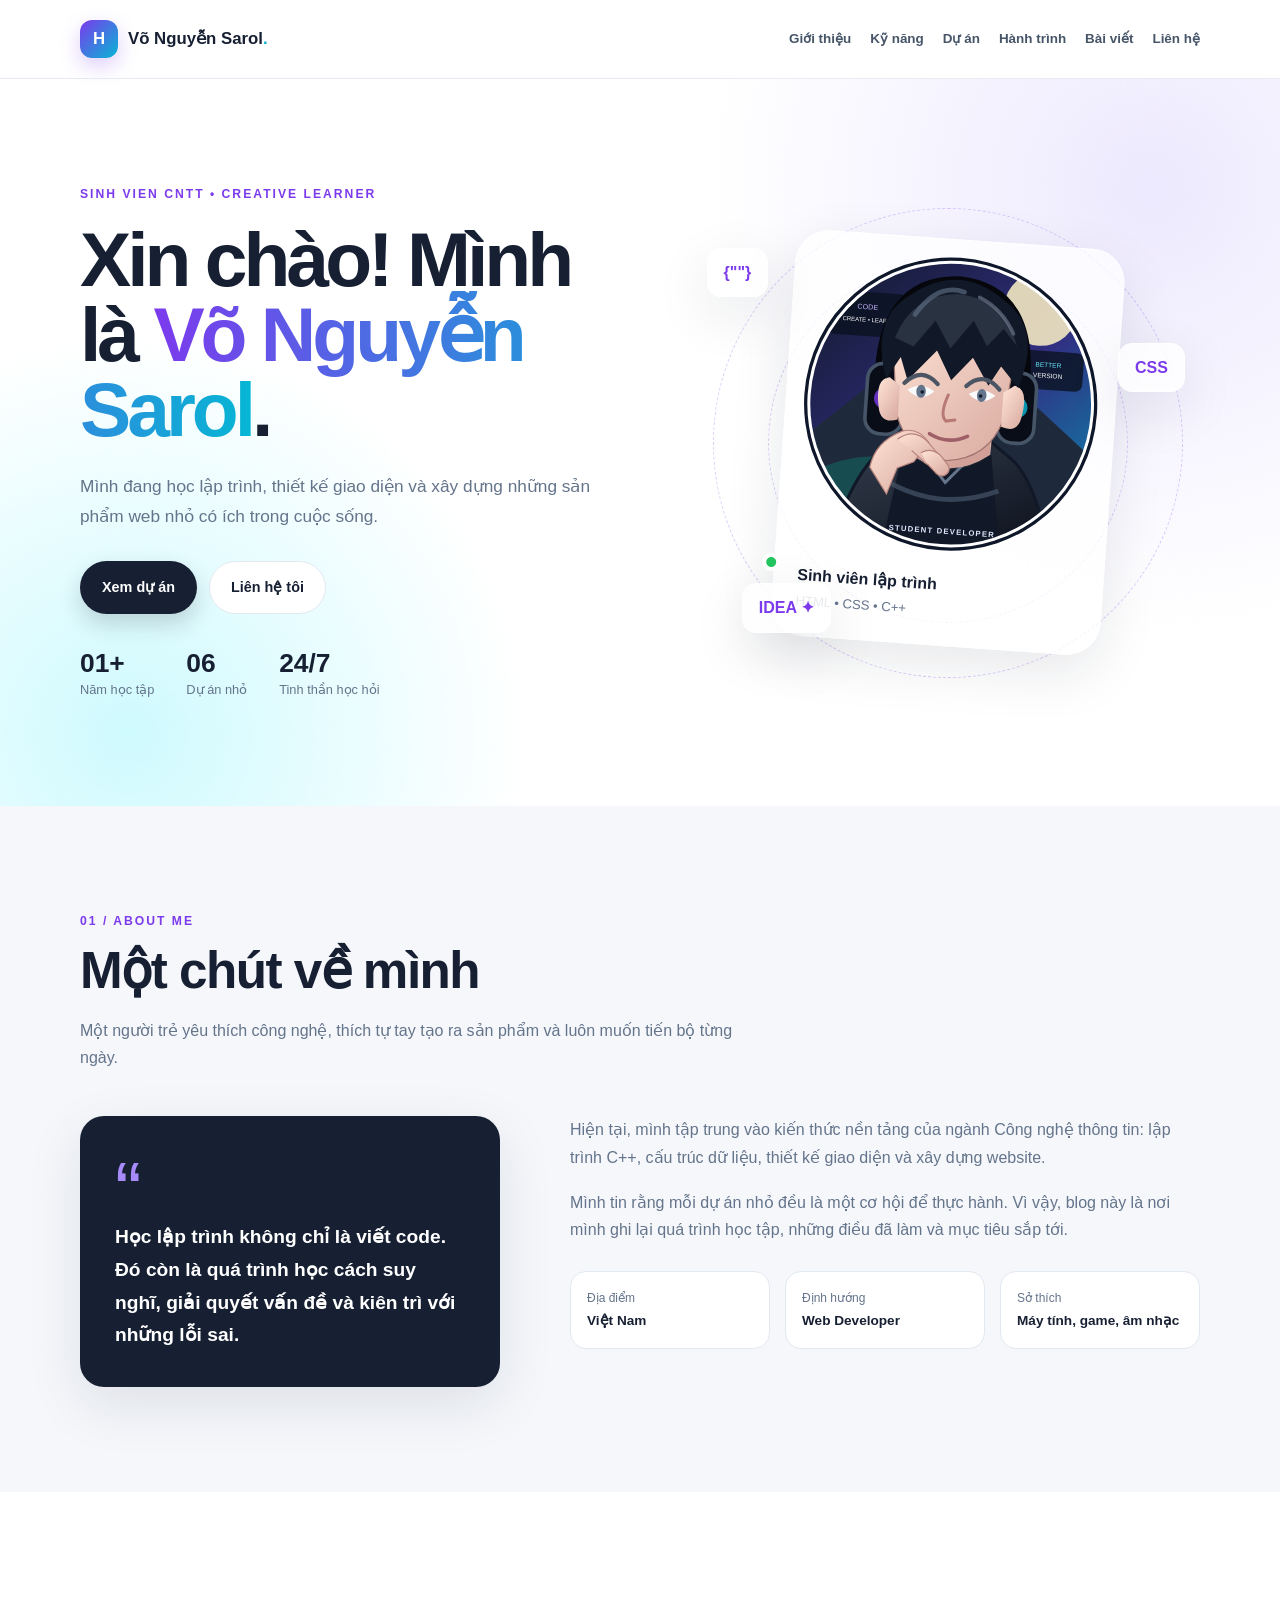
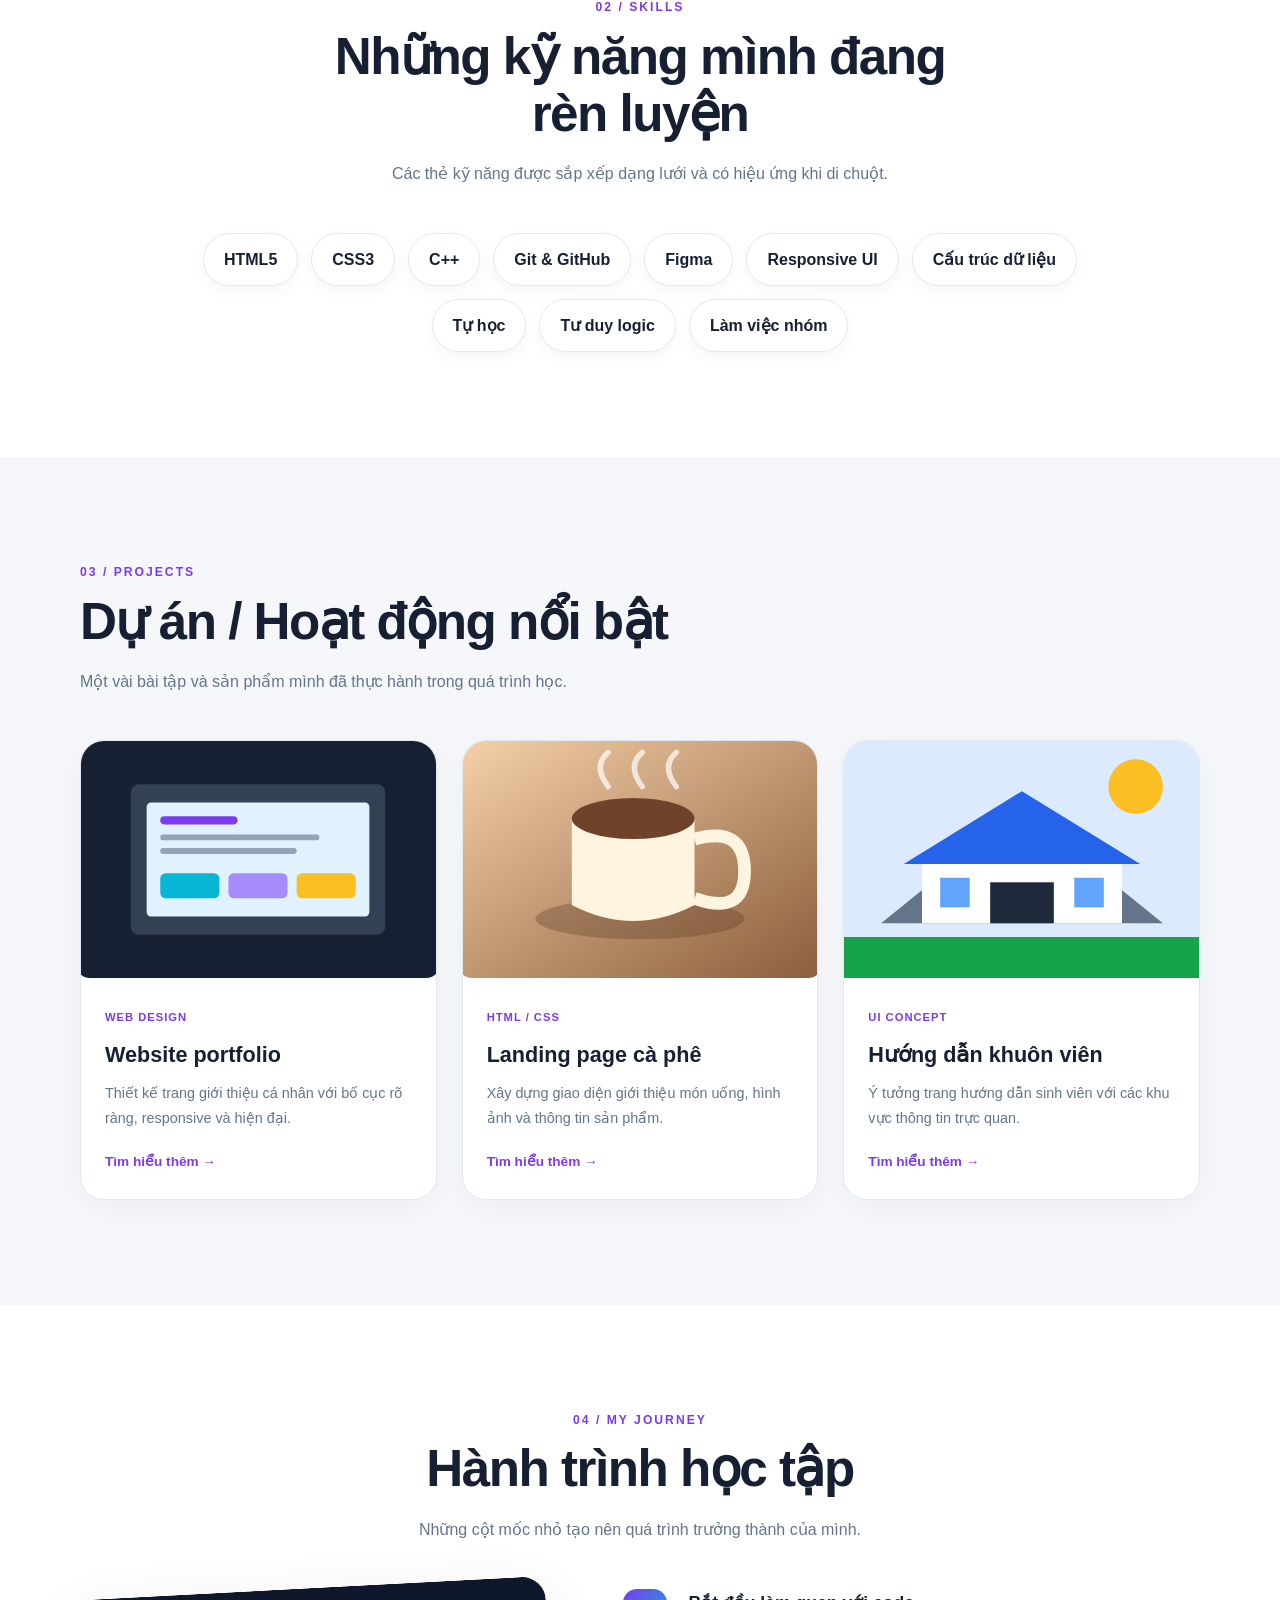
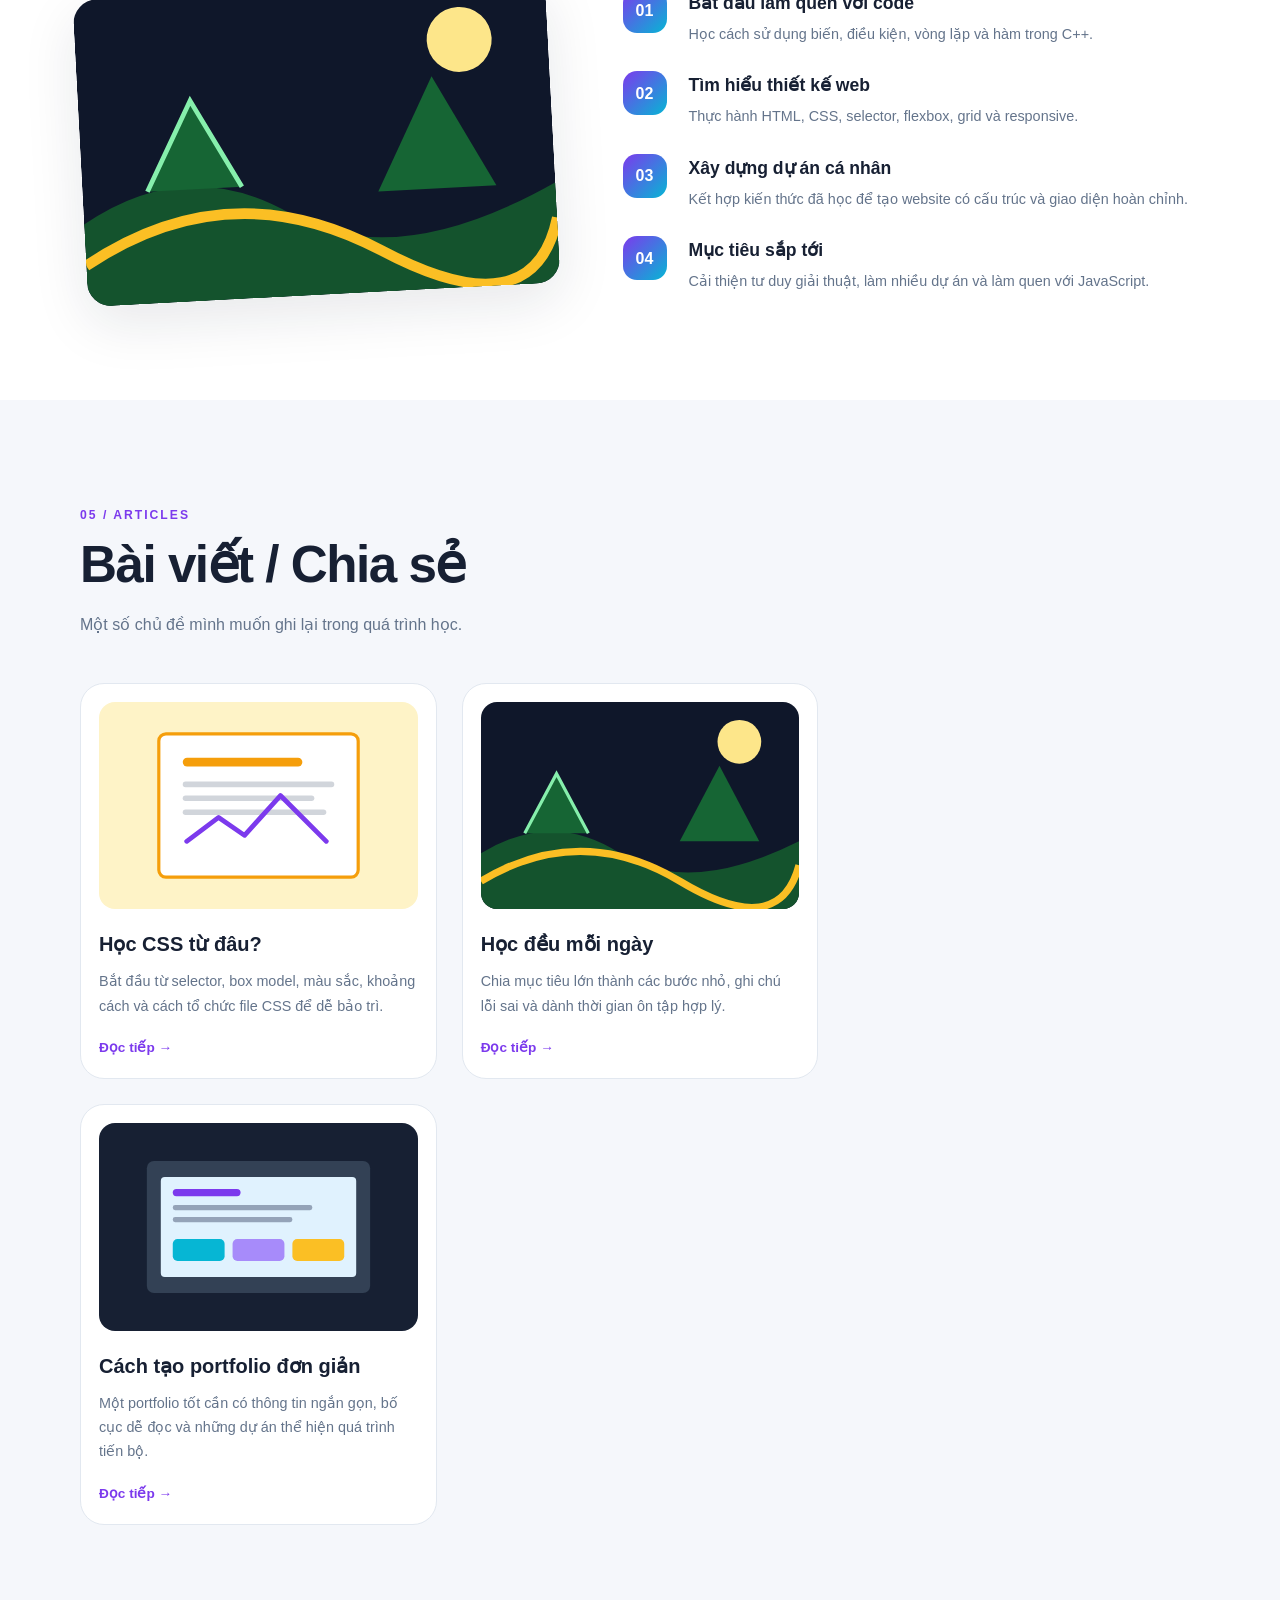
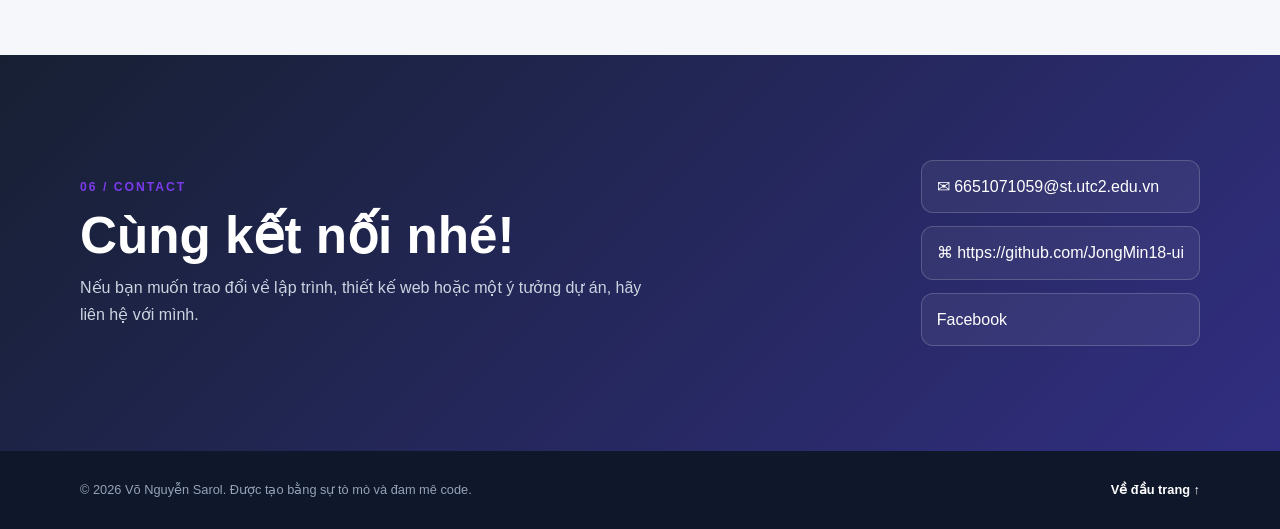
<file: C2_6651071059/html/index.html>
<!DOCTYPE html>
<html lang="vi">
<head>
    <meta charset="UTF-8">
    <meta name="viewport" content="width=device-width, initial-scale=1.0">
    <meta name="description" content="Blog cá nhân giới thiệu bản thân, học tập, dự án và hành trình sinh viên ngành CNTT.">
    <meta name="author" content="Võ Nguyễn Sarol">
    <title>Blog cá nhân | Võ Nguyễn Sarol</title>
    <link rel="stylesheet" href="../css/style.css">
</head>
<body>
    <!-- HEADER: thanh dieu huong co dinh -->
    <header class="site-header" id="top">
        <div class="container nav-wrap">
            <a class="brand" href="#home" aria-label="Về đầu trang">
                <span class="brand-mark">H</span>
                <span>Võ Nguyễn Sarol<span class="brand-dot">.</span></span>
            </a>
            <nav class="main-nav" aria-label="Dieu huong chinh">
                <a href="#about">Giới thiệu</a>
                <a href="#skills">Kỹ năng</a>
                <a href="#projects">Dự án</a>
                <a href="#journey">Hành trình</a>
                <a href="#articles">Bài viết</a>
                <a href="#contact">Liên hệ</a>
            </nav>
        </div>
    </header>

    <main>
        <!-- HERO: animation, transform va transition -->
        <section class="hero section" id="home">
            <div class="container hero-grid">
                <div class="hero-copy">
                    <p class="eyebrow">SINH VIEN CNTT • CREATIVE LEARNER</p>
                    <h1>Xin chào! Mình là <span class="gradient-text">Võ Nguyễn Sarol</span>.</h1>
                    <p class="hero-lead">Mình đang học lập trình, thiết kế giao diện và xây dựng những sản phẩm web nhỏ có ích trong cuộc sống.</p>
                    <div class="hero-actions">
                        <a class="btn btn-primary" href="#projects">Xem dự án</a>
                        <a class="btn btn-ghost" href="#contact">Liên hệ tôi</a>
                    </div>
                    <div class="quick-stats">
                        <div><strong>01+</strong><span>Năm học tập</span></div>
                        <div><strong>06</strong><span>Dự án nhỏ</span></div>
                        <div><strong>24/7</strong><span>Tinh thần học hỏi</span></div>
                    </div>
                </div>
                <div class="hero-art">
                    <div class="orbit orbit-one"></div>
                    <div class="orbit orbit-two"></div>
                    <div class="profile-card">
                        <img src="../images/avatar.svg" alt="Ảnh minh họa avatar cá nhân">
                        <span class="status-dot"></span>
                        <div class="profile-caption">
                            <strong>Sinh viên lập trình</strong>
                            <span>HTML • CSS • C++</span>
                        </div>
                    </div>
                    <span class="floating-tag tag-one">{"</>"}</span>
                    <span class="floating-tag tag-two">CSS</span>
                    <span class="floating-tag tag-three">IDEA ✦</span>
                </div>
            </div>
        </section>

        <!-- GIOI THIEU: flow content va flexbox -->
        <section class="section section-light" id="about">
            <div class="container">
                <div class="section-heading">
                    <p class="eyebrow">01 / ABOUT ME</p>
                    <h2>Một chút về mình</h2>
                    <p>Một người trẻ yêu thích công nghệ, thích tự tay tạo ra sản phẩm và luôn muốn tiến bộ từng ngày.</p>
                </div>
                <div class="about-grid">
                    <div class="about-note">
                        <span class="quote-mark">“</span>
                        <p>Học lập trình không chỉ là viết code. Đó còn là quá trình học cách suy nghĩ, giải quyết vấn đề và kiên trì với những lỗi sai.</p>
                    </div>
                    <div class="about-content">
                        <p>Hiện tại, mình tập trung vào kiến thức nền tảng của ngành Công nghệ thông tin: lập trình C++, cấu trúc dữ liệu, thiết kế giao diện và xây dựng website.</p>
                        <p>Mình tin rằng mỗi dự án nhỏ đều là một cơ hội để thực hành. Vì vậy, blog này là nơi mình ghi lại quá trình học tập, những điều đã làm và mục tiêu sắp tới.</p>
                        <div class="info-list">
                            <div><span>Địa điểm</span><strong>Việt Nam</strong></div>
                            <div><span>Định hướng</span><strong>Web Developer</strong></div>
                            <div><span>Sở thích</span><strong>Máy tính, game, âm nhạc</strong></div>
                        </div>
                    </div>
                </div>
            </div>
        </section>

        <!-- KY NANG: pill badge, grid va hover transform -->
        <section class="section" id="skills">
            <div class="container">
                <div class="section-heading centered">
                    <p class="eyebrow">02 / SKILLS</p>
                    <h2>Những kỹ năng mình đang rèn luyện</h2>
                    <p>Các thẻ kỹ năng được sắp xếp dạng lưới và có hiệu ứng khi di chuột.</p>
                </div>
                <div class="skill-grid">
                    <span class="skill-pill">HTML5</span><span class="skill-pill">CSS3</span>
                    <span class="skill-pill">C++</span><span class="skill-pill">Git & GitHub</span>
                    <span class="skill-pill">Figma</span><span class="skill-pill">Responsive UI</span>
                    <span class="skill-pill">Cấu trúc dữ liệu</span><span class="skill-pill">Tự học</span>
                    <span class="skill-pill">Tư duy logic</span><span class="skill-pill">Làm việc nhóm</span>
                </div>
            </div>
        </section>

        <!-- DU AN: article card, border-radius va transition -->
        <section class="section section-light" id="projects">
            <div class="container">
                <div class="section-heading">
                    <p class="eyebrow">03 / PROJECTS</p>
                    <h2>Dự án / Hoạt động nổi bật</h2>
                    <p>Một vài bài tập và sản phẩm mình đã thực hành trong quá trình học.</p>
                </div>
                <div class="project-grid">
                    <article class="project-card">
                        <img src="../images/project-portfolio.svg" alt="Minh họa dự án website portfolio">
                        <div class="project-body"><span class="project-type">WEB DESIGN</span><h3>Website portfolio</h3><p>Thiết kế trang giới thiệu cá nhân với bố cục rõ ràng, responsive và hiện đại.</p><a href="#contact">Tìm hiểu thêm →</a></div>
                    </article>
                    <article class="project-card">
                        <img src="../images/project-coffee.svg" alt="Minh họa dự án website quán cà phê">
                        <div class="project-body"><span class="project-type">HTML / CSS</span><h3>Landing page cà phê</h3><p>Xây dựng giao diện giới thiệu món uống, hình ảnh và thông tin sản phẩm.</p><a href="#contact">Tìm hiểu thêm →</a></div>
                    </article>
                    <article class="project-card">
                        <img src="../images/project-campus.svg" alt="Minh họa dự án khuôn viên">
                        <div class="project-body"><span class="project-type">UI CONCEPT</span><h3>Hướng dẫn khuôn viên</h3><p>Ý tưởng trang hướng dẫn sinh viên với các khu vực thông tin trực quan.</p><a href="#contact">Tìm hiểu thêm →</a></div>
                    </article>
                </div>
            </div>
        </section>

        <!-- HANH TRINH: timeline + multi columns -->
        <section class="section" id="journey">
            <div class="container">
                <div class="section-heading centered">
                    <p class="eyebrow">04 / MY JOURNEY</p>
                    <h2>Hành trình học tập</h2>
                    <p>Những cột mốc nhỏ tạo nên quá trình trưởng thành của mình.</p>
                </div>
                <div class="journey-layout">
                    <div class="journey-image"><img src="../images/journey.svg" alt="Minh họa hành trình học tập"></div>
                    <div class="timeline">
                        <div class="timeline-item"><span>01</span><div><h3>Bắt đầu làm quen với code</h3><p>Học cách sử dụng biến, điều kiện, vòng lặp và hàm trong C++.</p></div></div>
                        <div class="timeline-item"><span>02</span><div><h3>Tìm hiểu thiết kế web</h3><p>Thực hành HTML, CSS, selector, flexbox, grid và responsive.</p></div></div>
                        <div class="timeline-item"><span>03</span><div><h3>Xây dựng dự án cá nhân</h3><p>Kết hợp kiến thức đã học để tạo website có cấu trúc và giao diện hoàn chỉnh.</p></div></div>
                        <div class="timeline-item"><span>04</span><div><h3>Mục tiêu sắp tới</h3><p>Cải thiện tư duy giải thuật, làm nhiều dự án và làm quen với JavaScript.</p></div></div>
                    </div>
                </div>
            </div>
        </section>

        <!-- BAI VIET: CSS columns -->
        <section class="section section-light" id="articles">
            <div class="container">
                <div class="section-heading">
                    <p class="eyebrow">05 / ARTICLES</p>
                    <h2>Bài viết / Chia sẻ</h2>
                    <p>Một số chủ đề mình muốn ghi lại trong quá trình học.</p>
                </div>
                <div class="article-columns">
                    <article class="mini-article"><img src="../images/article.svg" alt="Minh họa bài viết học CSS"><h3>Học CSS từ đâu?</h3><p>Bắt đầu từ selector, box model, màu sắc, khoảng cách và cách tổ chức file CSS để dễ bảo trì.</p><a href="#contact">Đọc tiếp →</a></article>
                    <article class="mini-article"><img src="../images/project-portfolio.svg" alt="Minh họa bài viết portfolio"><h3>Cách tạo portfolio đơn giản</h3><p>Một portfolio tốt cần có thông tin ngắn gọn, bố cục dễ đọc và những dự án thể hiện quá trình tiến bộ.</p><a href="#contact">Đọc tiếp →</a></article>
                    <article class="mini-article"><img src="../images/journey.svg" alt="Minh họa bài viết hành trình"><h3>Học đều mỗi ngày</h3><p>Chia mục tiêu lớn thành các bước nhỏ, ghi chú lỗi sai và dành thời gian ôn tập hợp lý.</p><a href="#contact">Đọc tiếp →</a></article>
                </div>
            </div>
        </section>

        <!-- LIEN HE -->
        <section class="section contact-section" id="contact">
            <div class="container contact-box">
                <div><p class="eyebrow">06 / CONTACT</p><h2>Cùng kết nối nhé!</h2><p>Nếu bạn muốn trao đổi về lập trình, thiết kế web hoặc một ý tưởng dự án, hãy liên hệ với mình.</p></div>
                <div class="contact-links">
                    <a href="mailto:6651071059@st.utc2.edu.vn">✉ 6651071059@st.utc2.edu.vn</a>
                    <a href="https://github.com/JongMin18-ui/" target="_blank" rel="noopener">⌘ https://github.com/JongMin18-ui</a>
                    <a href="https://www.facebook.com/" target="_blank" rel="noopener"> Facebook</a>
                </div>
            </div>
        </section>
    </main>

    <footer class="site-footer">
        <div class="container footer-wrap"><p>© 2026 Võ Nguyễn Sarol. Được tạo bằng sự tò mò và đam mê code.</p><a href="#top">Về đầu trang ↑</a></div>
    </footer>
</body>
</html>
</file>
<file: C2_6651071059/css/style.css>
/* =========================================================
   BLOG CA NHAN - STYLE.CSS
   Nhom kien thuc ap dung:
   1. Selector, Border & Background
   2. Text Effects
   3. 2D/3D Transform
   4. Transitions & Animations
   5. Multiple Columns
   6. Flexbox / Grid
   ========================================================= */

:root {
    --ink: #172033;
    --muted: #64748b;
    --paper: #ffffff;
    --soft: #f5f7fb;
    --line: #e2e8f0;
    --primary: #7c3aed;
    --secondary: #06b6d4;
    --accent: #f59e0b;
    --radius: 24px;
    --shadow: 0 18px 55px rgba(23, 32, 51, .10);
}

* { box-sizing: border-box; margin: 0; padding: 0; }
html { scroll-behavior: smooth; scroll-padding-top: 90px; }
body { font-family: Inter, "Segoe UI", Arial, sans-serif; color: var(--ink); background: var(--paper); line-height: 1.7; }
img { display: block; max-width: 100%; }
a { color: inherit; text-decoration: none; transition: color .25s ease, transform .25s ease, background .25s ease; }
a:hover { color: var(--primary); }
.container { width: min(1120px, calc(100% - 40px)); margin-inline: auto; }
.section { padding: 105px 0; position: relative; overflow: hidden; }
.section-light { background: var(--soft); }
.centered { text-align: center; margin-inline: auto; }
.section-heading { max-width: 680px; margin-bottom: 45px; }
.section-heading h2 { font-size: clamp(2rem, 4vw, 3.2rem); line-height: 1.12; letter-spacing: -1.5px; margin: 10px 0 18px; }
.section-heading > p:last-child { color: var(--muted); }
.eyebrow { color: var(--primary); font-size: .76rem; font-weight: 800; letter-spacing: 2px; }

/* HEADER - sticky + backdrop */
.site-header { position: sticky; top: 0; z-index: 100; background: rgba(255,255,255,.88); backdrop-filter: blur(18px); border-bottom: 1px solid rgba(226,232,240,.8); }
.nav-wrap, .footer-wrap { display: flex; align-items: center; justify-content: space-between; gap: 24px; min-height: 78px; }
.brand { display: flex; align-items: center; gap: 10px; font-weight: 850; font-size: 1.05rem; }
.brand-mark { display: grid; place-items: center; width: 38px; height: 38px; border-radius: 12px; color: white; background: linear-gradient(135deg, var(--primary), var(--secondary)); box-shadow: 0 8px 20px rgba(124,58,237,.25); }
.brand-dot { color: var(--secondary); }
.main-nav { display: flex; flex-wrap: wrap; justify-content: flex-end; gap: 19px; font-size: .84rem; font-weight: 700; color: #475569; }
.main-nav a:hover { transform: translateY(-2px); }

/* HERO - gradient, animation, transform */
.hero { min-height: 720px; display: grid; align-items: center; background: radial-gradient(circle at 90% 15%, #ede9fe 0, transparent 34%), radial-gradient(circle at 10% 90%, #cffafe 0, transparent 30%), #fff; }
.hero-grid { display: grid; grid-template-columns: 1.05fr .95fr; align-items: center; gap: 60px; }
.hero h1 { max-width: 650px; font-size: clamp(3rem, 6vw, 5.7rem); line-height: .98; letter-spacing: -4px; margin: 17px 0 25px; }
.gradient-text { background: linear-gradient(90deg, var(--primary), var(--secondary)); -webkit-background-clip: text; background-clip: text; color: transparent; }
.hero-lead { max-width: 560px; font-size: 1.08rem; color: var(--muted); }
.hero-actions { display: flex; flex-wrap: wrap; gap: 12px; margin: 30px 0; }
.btn { display: inline-flex; justify-content: center; align-items: center; padding: 13px 21px; border: 1px solid transparent; border-radius: 999px; font-weight: 800; font-size: .9rem; }
.btn:hover { transform: translateY(-4px); }
.btn-primary { color: white; background: var(--ink); box-shadow: 0 10px 22px rgba(23,32,51,.18); }
.btn-primary:hover { color: white; background: var(--primary); }
.btn-ghost { border-color: var(--line); background: white; }
.quick-stats { display: flex; flex-wrap: wrap; gap: 32px; margin-top: 34px; }
.quick-stats div { display: grid; gap: 0; }
.quick-stats strong { font-size: 1.65rem; line-height: 1.2; }
.quick-stats span { color: var(--muted); font-size: .8rem; }
.hero-art { min-height: 490px; display: grid; place-items: center; position: relative; }
.profile-card { width: min(330px, 80%); padding: 15px; border: 1px solid rgba(255,255,255,.8); border-radius: 34px; background: rgba(255,255,255,.75); box-shadow: var(--shadow); transform: rotate(4deg); animation: floatCard 6s ease-in-out infinite; }
.profile-card img { border-radius: 25px; width: 100%; }
.profile-caption { display: grid; padding: 18px 8px 7px; gap: 2px; }
.profile-caption span { color: var(--muted); font-size: .82rem; }
.status-dot { position: absolute; width: 18px; height: 18px; border: 4px solid white; border-radius: 50%; background: #22c55e; margin: 12px 0 0 -28px; }
.orbit { position: absolute; border: 1px dashed rgba(124,58,237,.25); border-radius: 50%; animation: spin 30s linear infinite; }
.orbit-one { width: 470px; height: 470px; }
.orbit-two { width: 360px; height: 360px; animation-direction: reverse; animation-duration: 22s; }
.floating-tag { position: absolute; padding: 10px 16px; border: 1px solid white; border-radius: 14px; background: rgba(255,255,255,.85); box-shadow: var(--shadow); font-weight: 900; color: var(--primary); animation: floatTag 5s ease-in-out infinite; }
.tag-one { top: 50px; left: 2%; }
.tag-two { right: 3%; top: 145px; animation-delay: -1.5s; }
.tag-three { bottom: 55px; left: 9%; animation-delay: -3s; }

/* ABOUT - flexbox */
.about-grid { display: grid; grid-template-columns: .8fr 1.2fr; gap: 70px; align-items: start; }
.about-note { padding: 35px; border-radius: var(--radius); background: var(--ink); color: white; box-shadow: var(--shadow); }
.quote-mark { display: block; color: #a78bfa; font-size: 5rem; height: 70px; line-height: 1; }
.about-note p { font-size: 1.2rem; font-weight: 650; }
.about-content { color: var(--muted); }
.about-content p + p { margin-top: 18px; }
.info-list { display: grid; grid-template-columns: repeat(3, 1fr); gap: 15px; margin-top: 28px; }
.info-list div { padding: 16px; border: 1px solid var(--line); border-radius: 16px; background: white; }
.info-list span, .info-list strong { display: block; }
.info-list span { font-size: .75rem; }
.info-list strong { color: var(--ink); font-size: .85rem; }

/* SKILLS - pill + transform */
.skill-grid { display: flex; flex-wrap: wrap; justify-content: center; gap: 13px; max-width: 900px; margin: auto; }
.skill-pill { padding: 12px 20px; border: 1px solid var(--line); border-radius: 999px; background: white; font-weight: 750; box-shadow: 0 5px 15px rgba(23,32,51,.04); transition: transform .25s ease, background .25s ease, color .25s ease; }
.skill-pill:hover { color: white; background: var(--primary); transform: translateY(-6px) rotate(-2deg) scale(1.04); }

/* PROJECTS - grid, cards, transition */
.project-grid { display: grid; grid-template-columns: repeat(3, 1fr); gap: 25px; }
.project-card { overflow: hidden; border: 1px solid var(--line); border-radius: var(--radius); background: white; box-shadow: 0 8px 28px rgba(23,32,51,.04); transition: transform .3s ease, box-shadow .3s ease; }
.project-card:hover { transform: translateY(-10px); box-shadow: var(--shadow); }
.project-card img { width: 100%; aspect-ratio: 1.5; object-fit: cover; transition: transform .5s ease; }
.project-card:hover img { transform: scale(1.06); }
.project-body { padding: 24px; }
.project-type { color: var(--primary); font-size: .7rem; font-weight: 900; letter-spacing: 1px; }
.project-body h3 { font-size: 1.35rem; margin: 8px 0; }
.project-body p { color: var(--muted); font-size: .9rem; margin-bottom: 17px; }
.project-body a, .mini-article a { color: var(--primary); font-weight: 850; font-size: .85rem; }

/* JOURNEY */
.journey-layout { display: grid; grid-template-columns: .9fr 1.1fr; gap: 70px; align-items: center; }
.journey-image img { border-radius: var(--radius); box-shadow: var(--shadow); transform: rotate(-3deg); transition: transform .3s ease; }
.journey-image img:hover { transform: rotate(0deg) scale(1.02); }
.timeline { display: grid; gap: 25px; }
.timeline-item { display: grid; grid-template-columns: 48px 1fr; gap: 18px; align-items: start; }
.timeline-item > span { display: grid; place-items: center; width: 44px; height: 44px; border-radius: 14px; color: white; background: linear-gradient(135deg, var(--primary), var(--secondary)); font-weight: 900; }
.timeline-item h3 { font-size: 1.1rem; margin-bottom: 3px; }
.timeline-item p { color: var(--muted); font-size: .9rem; }

/* ARTICLES - Multiple Columns */
.article-columns { columns: 3 260px; column-gap: 25px; }
.mini-article { display: inline-block; width: 100%; margin: 0 0 25px; padding: 18px; border: 1px solid var(--line); border-radius: var(--radius); background: white; break-inside: avoid; }
.mini-article img { border-radius: 16px; margin-bottom: 18px; }
.mini-article h3 { font-size: 1.25rem; margin-bottom: 8px; }
.mini-article p { color: var(--muted); font-size: .9rem; margin-bottom: 15px; }

/* CONTACT + FOOTER */
.contact-section { background: linear-gradient(135deg, #172033, #312e81); color: white; }
.contact-box { display: flex; justify-content: space-between; align-items: center; gap: 45px; }
.contact-box h2 { font-size: clamp(2rem, 4vw, 3.5rem); margin: 10px 0; line-height: 1.1; }
.contact-box p:not(.eyebrow) { color: #cbd5e1; max-width: 570px; }
.contact-links { display: grid; gap: 13px; min-width: 230px; }
.contact-links a { padding: 12px 15px; border: 1px solid rgba(255,255,255,.18); border-radius: 12px; color: white; background: rgba(255,255,255,.06); }
.contact-links a:hover { background: rgba(255,255,255,.16); transform: translateX(5px); }
.site-footer { background: #0f172a; color: #94a3b8; font-size: .8rem; }
.site-footer a { color: white; font-weight: 800; }

/* ANIMATIONS */
@keyframes floatCard { 0%,100% { transform: translateY(0) rotate(4deg); } 50% { transform: translateY(-18px) rotate(1deg); } }
@keyframes floatTag { 0%,100% { transform: translateY(0); } 50% { transform: translateY(-12px); } }
@keyframes spin { from { transform: rotate(0); } to { transform: rotate(360deg); } }

/* RESPONSIVE */
@media (max-width: 900px) {
    .main-nav { gap: 11px; }
    .hero-grid, .about-grid, .journey-layout { grid-template-columns: 1fr; }
    .hero { padding-top: 70px; }
    .hero-copy { text-align: center; }
    .hero-lead { margin-inline: auto; }
    .hero-actions, .quick-stats { justify-content: center; }
    .hero-art { min-height: 430px; }
    .project-grid { grid-template-columns: 1fr 1fr; }
    .contact-box { align-items: flex-start; flex-direction: column; }
}
@media (max-width: 620px) {
    .container { width: min(100% - 28px, 1120px); }
    .section { padding: 70px 0; }
    .nav-wrap { align-items: flex-start; flex-direction: column; padding: 14px 0; }
    .main-nav { justify-content: flex-start; }
    .hero h1 { font-size: 3.2rem; letter-spacing: -2px; }
    .hero-art { min-height: 350px; }
    .orbit-one { width: 320px; height: 320px; }
    .orbit-two { width: 250px; height: 250px; }
    .profile-card { width: 245px; }
    .project-grid, .info-list { grid-template-columns: 1fr; }
    .about-grid { gap: 30px; }
    .quick-stats { gap: 20px; }
    .footer-wrap { align-items: flex-start; flex-direction: column; padding: 22px 0; }
}
</file>
